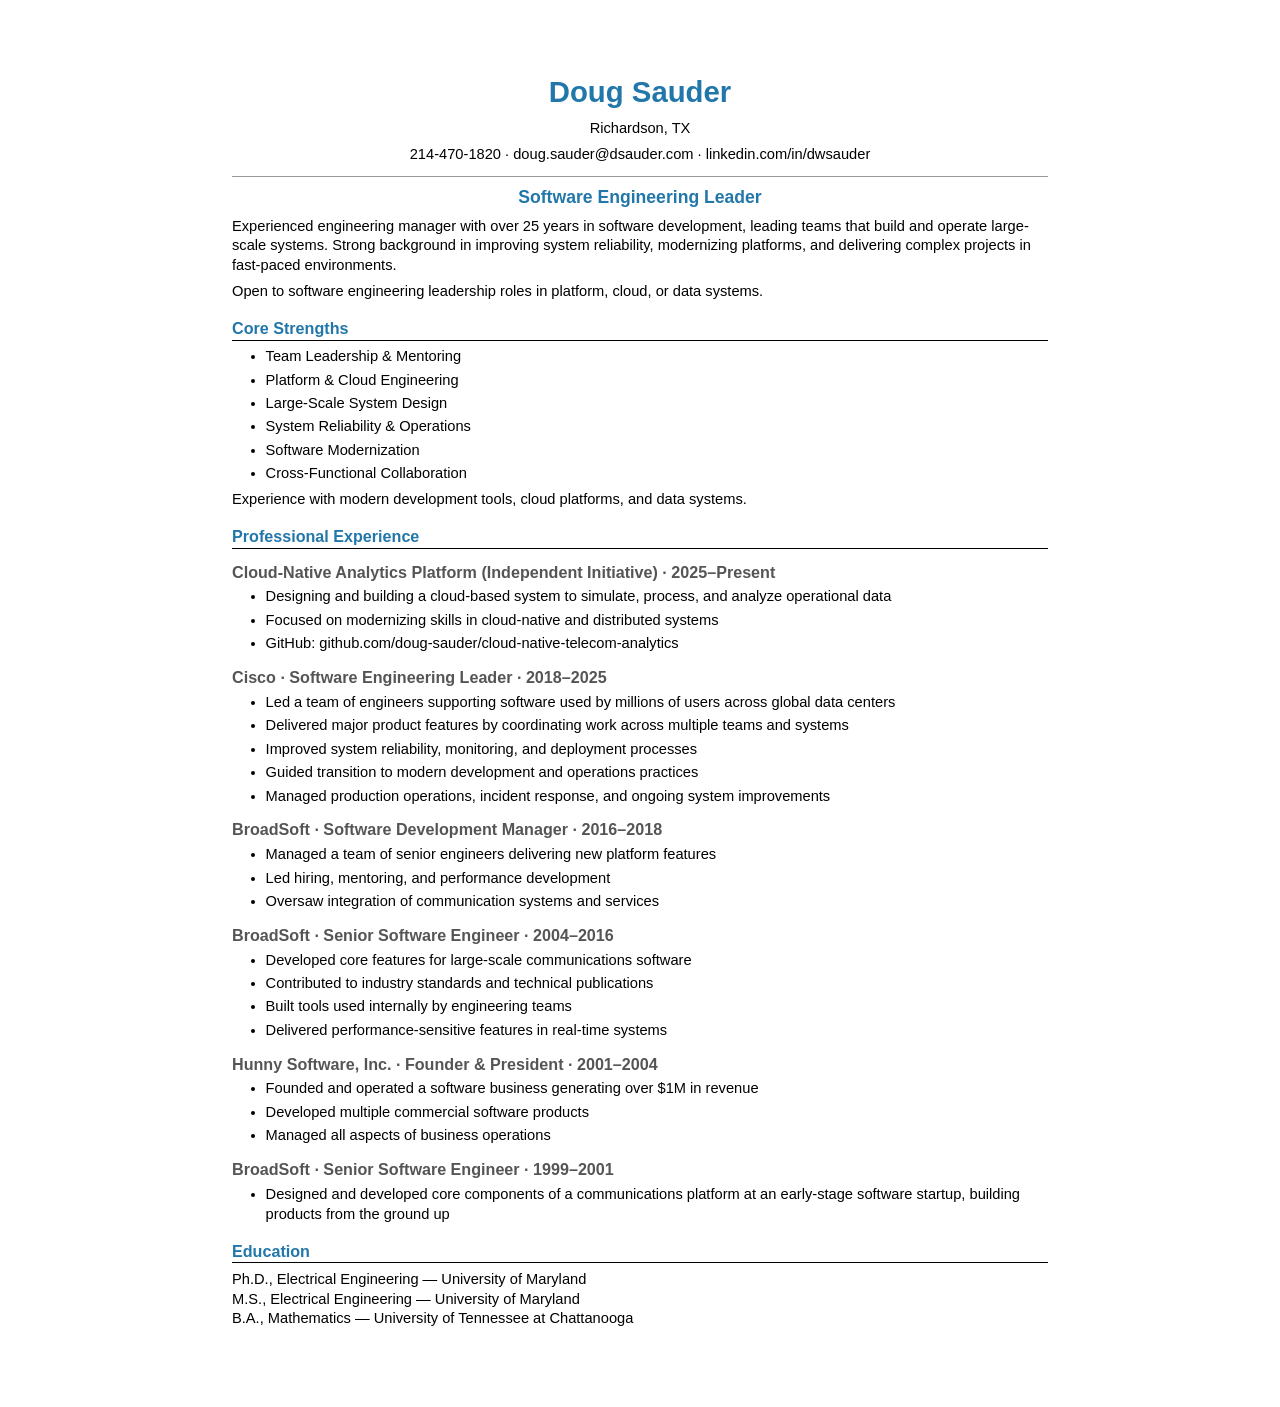
<file: index.html>
<!DOCTYPE html>
<html xmlns="http://www.w3.org/1999/xhtml" lang="" xml:lang="">
<head>
  <meta charset="utf-8" />
  <meta name="generator" content="pandoc" />
  <meta name="viewport" content="width=device-width, initial-scale=1.0, user-scalable=yes" />
  <title>Doug Sauder</title>
  <style>
    code{white-space: pre-wrap;}
    span.smallcaps{font-variant: small-caps;}
    div.columns{display: flex; gap: min(4vw, 1.5em);}
    div.column{flex: auto; overflow-x: auto;}
    div.hanging-indent{margin-left: 1.5em; text-indent: -1.5em;}
    /* The extra [class] is a hack that increases specificity enough to
       override a similar rule in reveal.js */
    ul.task-list[class]{list-style: none;}
    ul.task-list li input[type="checkbox"] {
      font-size: inherit;
      width: 0.8em;
      margin: 0 0.8em 0.2em -1.6em;
      vertical-align: middle;
    }
    .display.math{display: block; text-align: center; margin: 0.5rem auto;}
  </style>
  <link rel="stylesheet" href="resume.css" />
</head>
<body>
<header id="title-block-header">
<h1 class="title">Doug Sauder</h1>
</header>
<div class="contact">
<p>Richardson, TX</p>
<p>214-470-1820 · doug.sauder@dsauder.com · linkedin.com/in/dwsauder</p>
</div>
<div class="headline">
<p><strong>Software Engineering Leader</strong></p>
</div>
<div class="summary">
<p>Experienced engineering manager with over 25 years in software
development, leading teams that build and operate large-scale systems.
Strong background in improving system reliability, modernizing
platforms, and delivering complex projects in fast-paced
environments.</p>
<p>Open to software engineering leadership roles in platform, cloud, or
data systems.</p>
</div>
<section id="core-strengths" class="capabilities">
<h2>Core Strengths</h2>
<ul>
<li>Team Leadership &amp; Mentoring</li>
<li>Platform &amp; Cloud Engineering</li>
<li>Large-Scale System Design</li>
<li>System Reliability &amp; Operations</li>
<li>Software Modernization</li>
<li>Cross-Functional Collaboration</li>
</ul>
<p>Experience with modern development tools, cloud platforms, and data
systems.</p>
</section>
<section id="professional-experience" class="experience">
<h2>Professional Experience</h2>
<h3
id="cloud-native-analytics-platform-independent-initiative-2025present">Cloud-Native
Analytics Platform (Independent Initiative) · 2025–Present</h3>
<ul>
<li>Designing and building a cloud-based system to simulate, process,
and analyze operational data</li>
<li>Focused on modernizing skills in cloud-native and distributed
systems</li>
<li>GitHub: github.com/doug-sauder/cloud-native-telecom-analytics</li>
</ul>
<h3 id="cisco-software-engineering-leader-20182025">Cisco · Software
Engineering Leader · 2018–2025</h3>
<ul>
<li>Led a team of engineers supporting software used by millions of
users across global data centers</li>
<li>Delivered major product features by coordinating work across
multiple teams and systems</li>
<li>Improved system reliability, monitoring, and deployment
processes</li>
<li>Guided transition to modern development and operations
practices</li>
<li>Managed production operations, incident response, and ongoing system
improvements</li>
</ul>
<h3 id="broadsoft-software-development-manager-20162018">BroadSoft ·
Software Development Manager · 2016–2018</h3>
<ul>
<li>Managed a team of senior engineers delivering new platform
features</li>
<li>Led hiring, mentoring, and performance development</li>
<li>Oversaw integration of communication systems and services</li>
</ul>
<h3 id="broadsoft-senior-software-engineer-20042016">BroadSoft · Senior
Software Engineer · 2004–2016</h3>
<ul>
<li>Developed core features for large-scale communications software</li>
<li>Contributed to industry standards and technical publications</li>
<li>Built tools used internally by engineering teams</li>
<li>Delivered performance-sensitive features in real-time systems</li>
</ul>
<h3 id="hunny-software-inc.-founder-president-20012004">Hunny Software,
Inc. · Founder &amp; President · 2001–2004</h3>
<ul>
<li>Founded and operated a software business generating over $1M in
revenue</li>
<li>Developed multiple commercial software products</li>
<li>Managed all aspects of business operations</li>
</ul>
<h3 id="broadsoft-senior-software-engineer-19992001">BroadSoft · Senior
Software Engineer · 1999–2001</h3>
<ul>
<li>Designed and developed core components of a communications platform
at an early-stage software startup, building products from the ground
up</li>
</ul>
</section>
<section id="education" class="education">
<h2>Education</h2>
<p>Ph.D., Electrical Engineering — University of Maryland<br />
M.S., Electrical Engineering — University of Maryland<br />
B.A., Mathematics — University of Tennessee at Chattanooga</p>
</section>
</body>
</html>
</file>
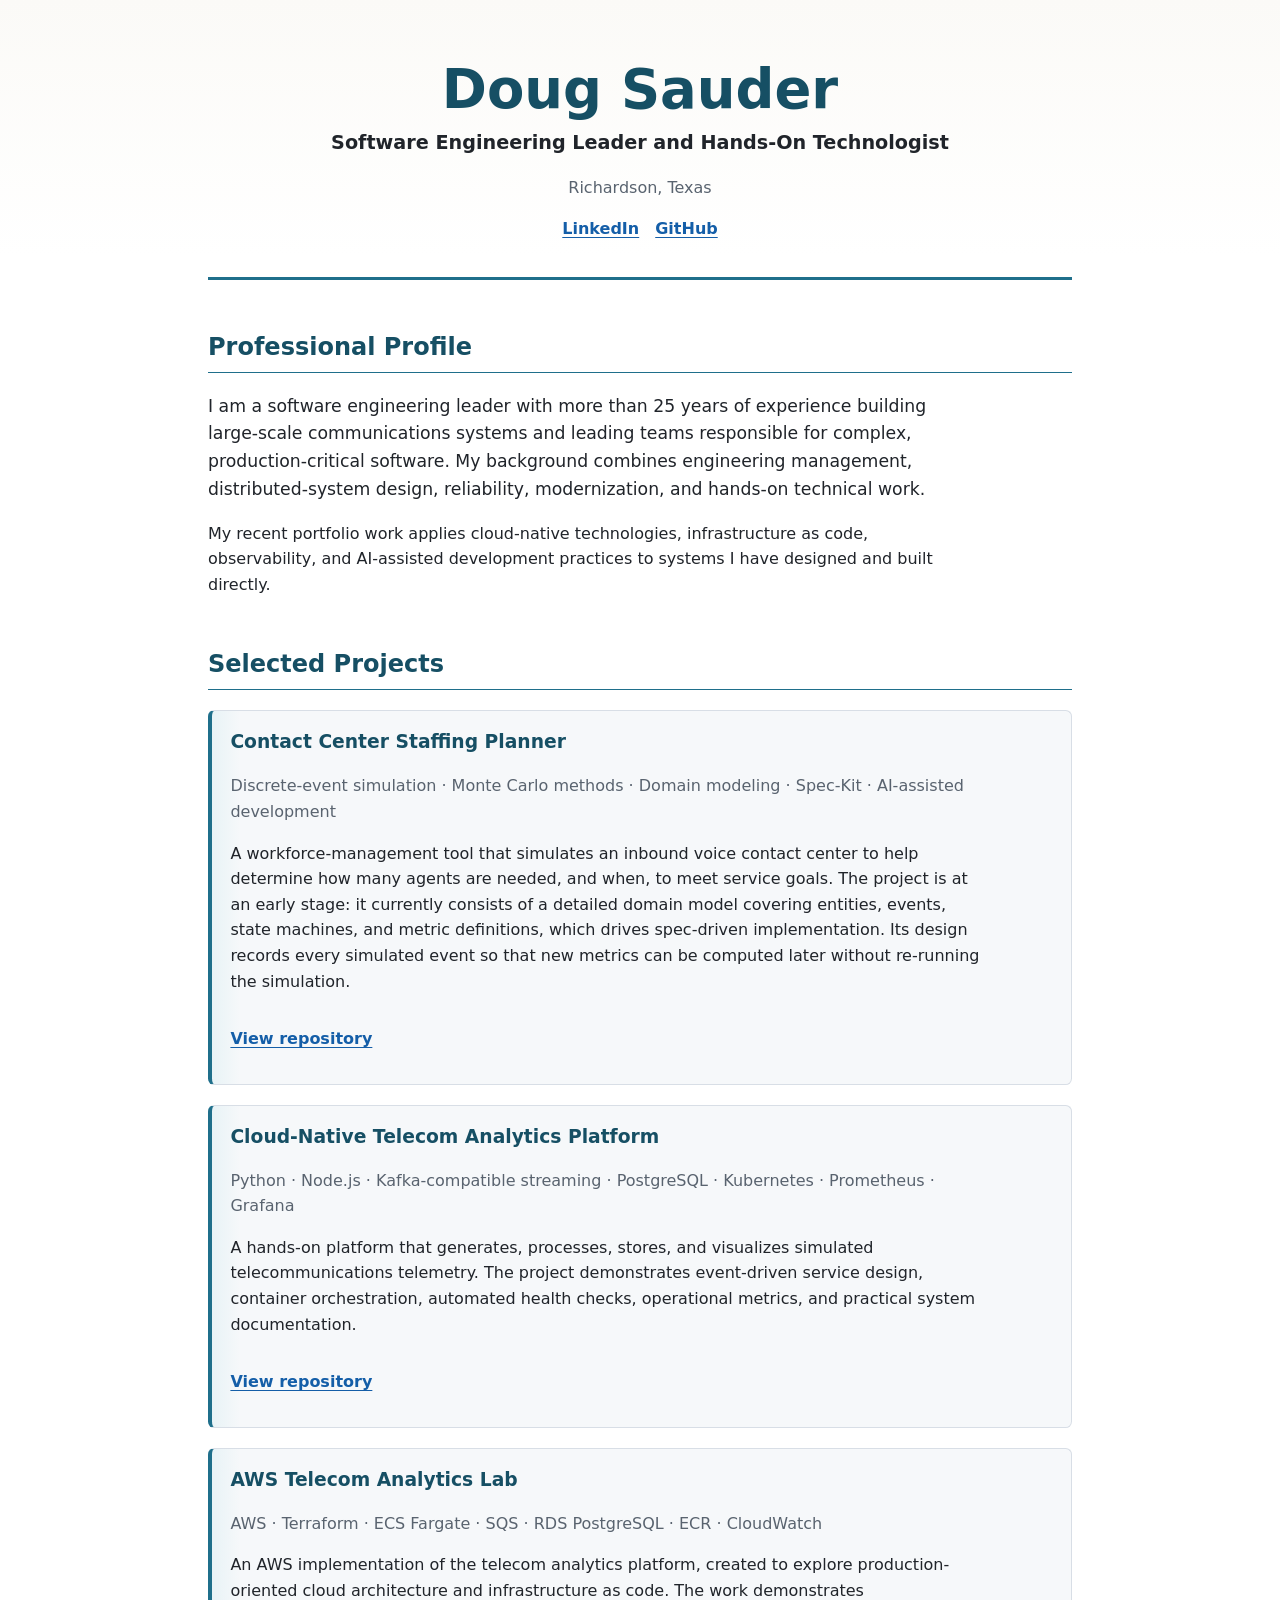
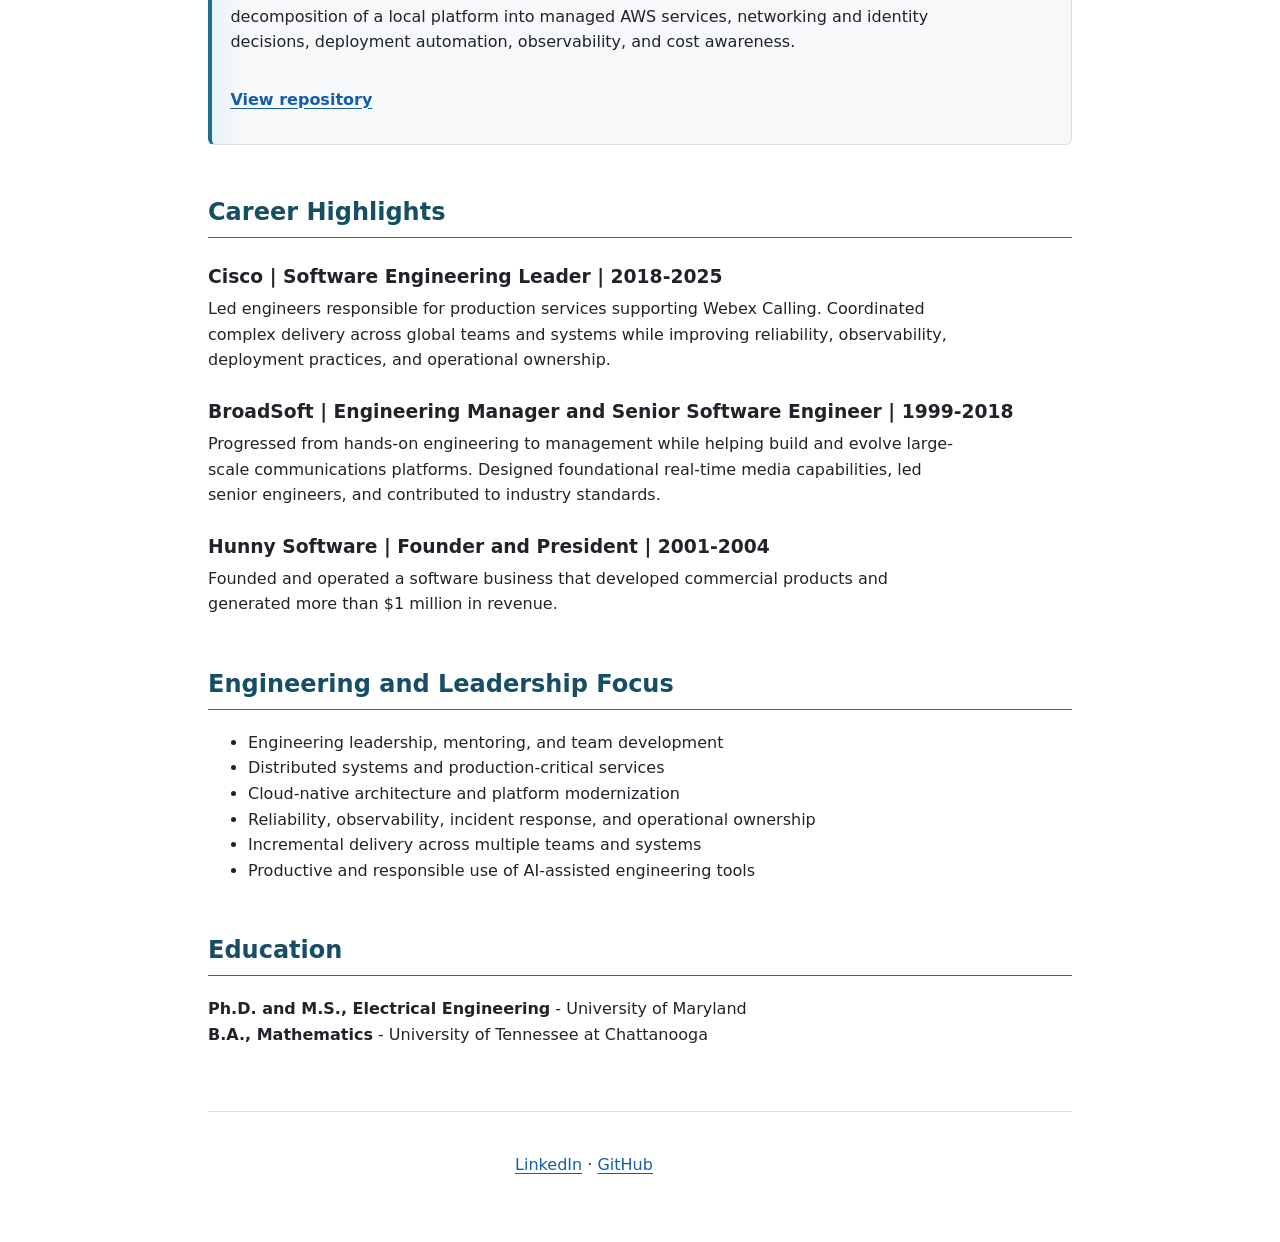
<file: docs/index.html>
<!doctype html>
<html lang="en">
<head>
  <meta charset="utf-8">
  <meta name="generator" content="pandoc">
  <meta name="viewport" content="width=device-width, initial-scale=1">

  <title>Doug Sauder | Software Engineering Leader</title>
  <meta name="description" content="Professional profile and selected
software engineering projects from Doug Sauder.">
  <link rel="stylesheet" href="profile.css">
</head>

<body>
  <header>
    <h1>Doug Sauder</h1>
    <p class="headline">Software Engineering Leader and Hands-On
Technologist</p>
    <p class="muted">Richardson, Texas</p>

    <nav class="contact-links" aria-label="Professional links">
      <a href="https://www.linkedin.com/in/dwsauder/">LinkedIn</a>
      <a href="https://github.com/doug-sauder">GitHub</a>
    </nav>
  </header>

  <main>
<div id="profile" aria-labelledby="profile-heading">
<h2 id="profile-heading">Professional Profile</h2>
<div class="intro">
<p>I am a software engineering leader with more than 25 years of
experience building large-scale communications systems and leading teams
responsible for complex, production-critical software. My background
combines engineering management, distributed-system design, reliability,
modernization, and hands-on technical work.</p>
</div>
<p>My recent portfolio work applies cloud-native technologies,
infrastructure as code, observability, and AI-assisted development
practices to systems I have designed and built directly.</p>
</div>
<div id="projects" aria-labelledby="projects-heading">
<h2 id="projects-heading">Selected Projects</h2>
<div id="contact-center-staffing-planner-project" class="project">
<h3 id="contact-center-staffing-planner">Contact Center Staffing
Planner</h3>
<div class="project-meta">
<p>Discrete-event simulation · Monte Carlo methods · Domain modeling ·
Spec-Kit · AI-assisted development</p>
</div>
<p>A workforce-management tool that simulates an inbound voice contact
center to help determine how many agents are needed, and when, to meet
service goals. The project is at an early stage: it currently consists
of a detailed domain model covering entities, events, state machines,
and metric definitions, which drives spec-driven implementation. Its
design records every simulated event so that new metrics can be computed
later without re-running the simulation.</p>
<div class="project-links">
<p><a
href="https://github.com/doug-sauder/contact-center-staffing-planner">View
repository</a></p>
</div>
</div>
<div id="cloud-native-telecom-analytics-project" class="project">
<h3 id="cloud-native-telecom-analytics-platform">Cloud-Native Telecom
Analytics Platform</h3>
<div class="project-meta">
<p>Python · Node.js · Kafka-compatible streaming · PostgreSQL ·
Kubernetes · Prometheus · Grafana</p>
</div>
<p>A hands-on platform that generates, processes, stores, and visualizes
simulated telecommunications telemetry. The project demonstrates
event-driven service design, container orchestration, automated health
checks, operational metrics, and practical system documentation.</p>
<div class="project-links">
<p><a
href="https://github.com/doug-sauder/cloud-native-telecom-analytics">View
repository</a></p>
</div>
</div>
<div id="aws-telecom-analytics-lab-project" class="project">
<h3 id="aws-telecom-analytics-lab">AWS Telecom Analytics Lab</h3>
<div class="project-meta">
<p>AWS · Terraform · ECS Fargate · SQS · RDS PostgreSQL · ECR ·
CloudWatch</p>
</div>
<p>An AWS implementation of the telecom analytics platform, created to
explore production-oriented cloud architecture and infrastructure as
code. The work demonstrates decomposition of a local platform into
managed AWS services, networking and identity decisions, deployment
automation, observability, and cost awareness.</p>
<div class="project-links">
<p><a
href="https://github.com/doug-sauder/telecom-analytics-aws-lab">View
repository</a></p>
</div>
</div>
</div>
<div id="experience" aria-labelledby="experience-heading">
<h2 id="experience-heading">Career Highlights</h2>
<div id="cisco-software-engineering-leader-entry" class="career-entry">
<h3 id="cisco-software-engineering-leader-2018-2025">Cisco | Software
Engineering Leader | 2018-2025</h3>
<p>Led engineers responsible for production services supporting Webex
Calling. Coordinated complex delivery across global teams and systems
while improving reliability, observability, deployment practices, and
operational ownership.</p>
</div>
<div
id="broadsoft-engineering-manager-and-senior-software-engineer-entry"
class="career-entry">
<h3
id="broadsoft-engineering-manager-and-senior-software-engineer-1999-2018">BroadSoft
| Engineering Manager and Senior Software Engineer | 1999-2018</h3>
<p>Progressed from hands-on engineering to management while helping
build and evolve large-scale communications platforms. Designed
foundational real-time media capabilities, led senior engineers, and
contributed to industry standards.</p>
</div>
<div id="hunny-software-founder-and-president-entry"
class="career-entry">
<h3 id="hunny-software-founder-and-president-2001-2004">Hunny Software |
Founder and President | 2001-2004</h3>
<p>Founded and operated a software business that developed commercial
products and generated more than $1 million in revenue.</p>
</div>
</div>
<div id="focus" aria-labelledby="focus-heading">
<h2 id="focus-heading">Engineering and Leadership Focus</h2>
<ul>
<li>Engineering leadership, mentoring, and team development</li>
<li>Distributed systems and production-critical services</li>
<li>Cloud-native architecture and platform modernization</li>
<li>Reliability, observability, incident response, and operational
ownership</li>
<li>Incremental delivery across multiple teams and systems</li>
<li>Productive and responsible use of AI-assisted engineering tools</li>
</ul>
</div>
<div id="education" aria-labelledby="education-heading">
<h2 id="education-heading">Education</h2>
<p><strong>Ph.D. and M.S., Electrical Engineering</strong> - University
of Maryland<br />
<strong>B.A., Mathematics</strong> - University of Tennessee at
Chattanooga</p>
</div>
  </main>

  <footer>
    <p>
      <a href="https://www.linkedin.com/in/dwsauder/">LinkedIn</a>
      ·

      <a href="https://github.com/doug-sauder">GitHub</a>
    </p>
  </footer>
</body>
</html>
</file>
<file: resume.css>
body {
  max-width: 8.5in;
  margin: 0 auto;
  padding: 0.75in;
  font-family: "Helvetica Neue", Helvetica, Arial, sans-serif;
  font-size: 11pt;
  line-height: 1.35;
}

/* Defaults */

h1 {
  margin: 0 0 0.25em;
  text-align: center;
  color: #27a;
}

h2 {
  text-align: left;
  font-size: 1.2em;
  color: #27a;
  margin: 1em 0 0.4em;
  border-bottom: 1px solid #000;
  font-size: 1.1em;
  break-after: avoid;
}

h3 {
  margin: 0.8em 0 0.25em;
  font-size: 1.1em;
  break-after: avoid;
}

p {
  margin: 0 0 0.4em 0;
}

ul {
  list-style-position: outside;
  margin: 0 0 0.4em 0.35in;
  padding: 0;
}

li {
  margin-bottom: 0.25em;
}

li > p {
  margin: 0;
}

li > p + ul,
li > p + ol {
  margin-top: 0.15em;
}

/* contact */

.contact {
  text-align: center;
  padding-bottom: 0.4em;
  border-bottom: 1px solid #999;
  margin-bottom: 0.6em;
}

/* headline */

.headline {
  text-align: center;
}

.headline p:first-child {
  font-size: 1.2em;
  color: #27a;
}

/* summary */

/* capabilities */

.capabilities h3 {
  font-size: 1em;
}
/* experience */

.experience ul,
.experience p {
  margin-left: 0.35in;
}

.experience li p {
  margin-left: 0;
}

.experience h3 {
  color: #555;
}

/* education */

/* professional development */

.professional-development h3 {
  font-size: 1em;
}

/* target-roles */

.target-roles p {
  text-align: left;
}

@page {
  margin: 1in;
}

@media print {
  body {
    margin: 0;
    padding: 0;
    font-family: "Helvetica Neue", Helvetica, Arial, sans-serif;
    font-size: 10pt;
  }
}
</file>
<file: docs/profile.css>
:root {
  color-scheme: light;
  --text: #20242a;
  --muted: #59636f;
  --link: #145ea8;
  --accent: #1f6f8b;
  --accent-dark: #164f64;
  --accent-soft: #e8f3f6;
  --border: #d8dee6;
  --surface: #f6f8fa;
  --surface-warm: #fbfaf7;
  --page-width: 54rem;
}

* {
  box-sizing: border-box;
}

body {
  margin: 0;
  color: var(--text);
  background: linear-gradient(180deg, var(--surface-warm) 0, #fff 16rem);
  font: 1rem/1.6 system-ui, -apple-system, BlinkMacSystemFont, "Segoe UI", sans-serif;
}

a {
  color: var(--link);
  text-underline-offset: 0.16em;
}

a:hover {
  text-decoration-thickness: 0.12em;
}

header,
main,
footer {
  width: min(calc(100% - 2rem), var(--page-width));
  margin-inline: auto;
}

header {
  padding: 3.75rem 0 2.2rem;
  text-align: center;
  border-bottom: 3px solid var(--accent);
}

header p {
  max-width: none;
}

main {
  padding-bottom: 3rem;
}

footer {
  padding: 1.5rem 0 3rem;
  border-top: 1px solid var(--border);
  text-align: center;
}

h1 {
  margin: 0;
  color: var(--accent-dark);
  font-size: clamp(2.1rem, 6vw, 3.4rem);
  line-height: 1.1;
}

h2 {
  margin-top: 3rem;
  padding-bottom: 0.35rem;
  color: var(--accent-dark);
  border-bottom: 1px solid var(--accent);
}

h3 {
  margin-bottom: 0.25rem;
}

p {
  max-width: 47rem;
}

.headline {
  margin: 0.5rem 0;
  font-size: 1.2rem;
  font-weight: 650;
}

.contact-links {
  display: flex;
  flex-wrap: wrap;
  justify-content: center;
  gap: 0.5rem 1rem;
  margin-top: 1rem;
}

.contact-links a {
  font-weight: 600;
}

.intro {
  font-size: 1.08rem;
}

.muted,
.project-meta {
  color: var(--muted);
}

.project {
  margin-top: 1.25rem;
  padding: 1rem 1.15rem;
  border: 1px solid var(--border);
  border-left: 4px solid var(--accent);
  border-radius: 0.4rem;
  background: linear-gradient(90deg, var(--accent-soft) 0, var(--surface) 1.75rem);
}

.project h3 {
  margin-top: 0;
  color: var(--accent-dark);
}

.project-links {
  display: flex;
  flex-wrap: wrap;
  gap: 0.5rem 1rem;
}

.project-links a {
  font-weight: 600;
}

.career-entry {
  margin-top: 1.5rem;
}

.career-entry p {
  margin-top: 0.25rem;
}

@media print {
  .project {
    break-inside: avoid;
  }

  a {
    color: inherit;
  }
}
</file>
